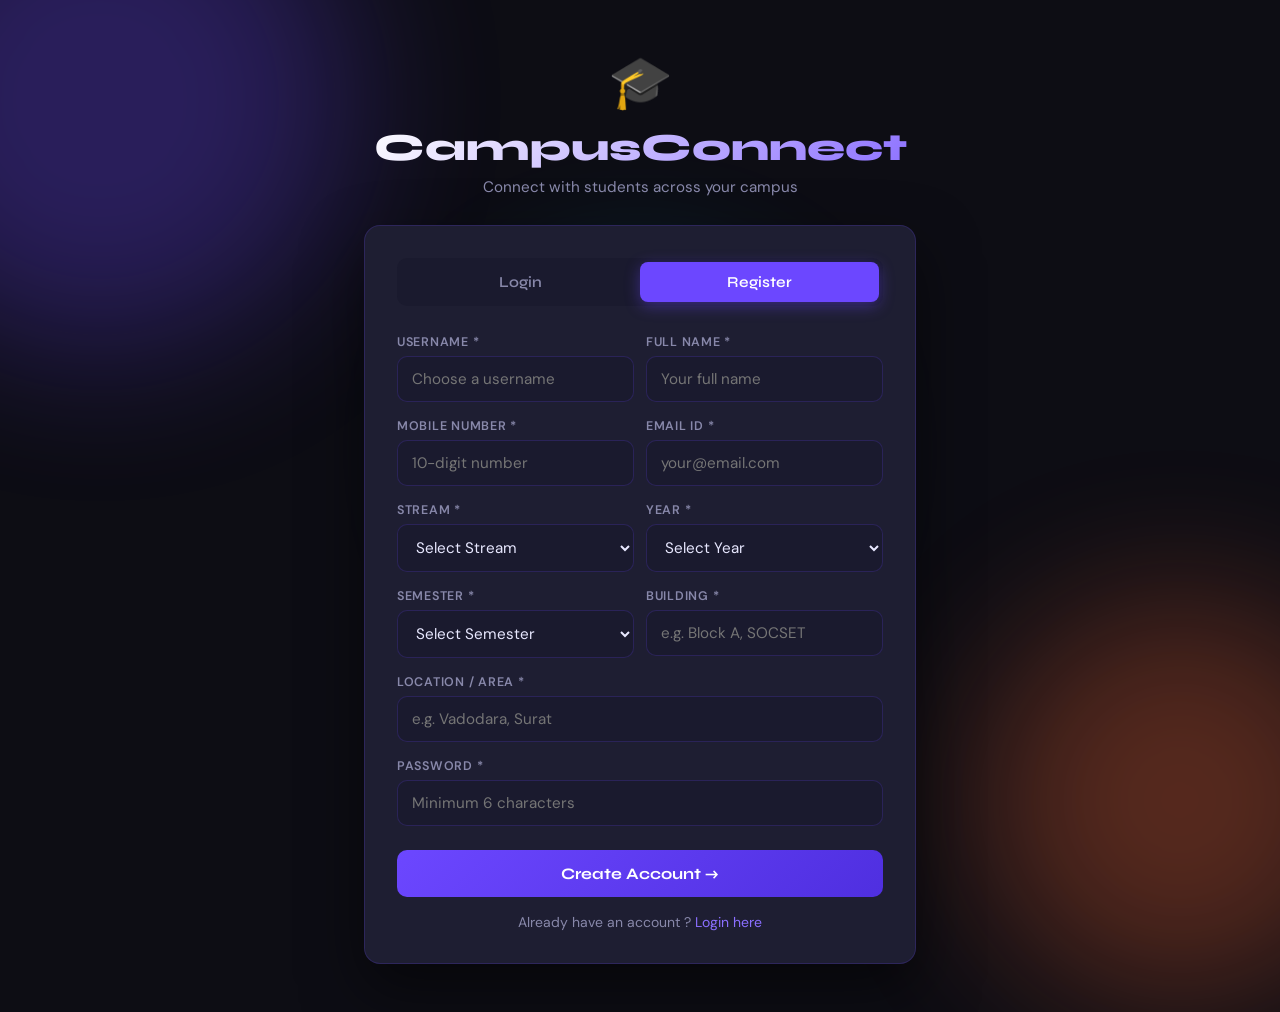
<file: frontend/index.html>
<!DOCTYPE html>
<html lang="en">
<head>
  <meta charset="UTF-8"/>
  <meta name="viewport" content="width=device-width, initial-scale=1.0"/>
  <title>CampusConnect — Login</title>
  <link rel="stylesheet" href="css/style.css"/>
  <link href="https://fonts.googleapis.com/css2?family=Syne:wght@400;600;700;800&family=DM+Sans:wght@300;400;500&display=swap" rel="stylesheet"/>
</head>
<body class="auth-page">

  <div class="auth-bg">
    <div class="blob blob1"></div>
    <div class="blob blob2"></div>
    <div class="blob blob3"></div>
  </div>

  <div class="auth-container">
    <div class="auth-brand">
      <div class="brand-icon">🎓</div>
      <h1>CampusConnect</h1>
      <p>Connect with students across your campus</p>
    </div>

    <div class="auth-card">
      <div class="auth-tabs">
        <button class="tab-btn" onclick="showTab('login')">Login</button>
        <button class="tab-btn active" onclick="showTab('register')">Register</button>
      </div>

      <!-- LOGIN -->
      <div id="login-tab" class="tab-content">
        <div class="form-group">
          <label>Username</label>
          <input type="text" id="login-username" placeholder="Enter Your Username"/>
        </div>
        <div class="form-group">
          <label>Password</label>
          <input type="password" id="login-password" placeholder="Enter Your Password"/>
        </div>
        <div id="login-error" class="error-msg"></div>
        <button class="btn-primary" id="login-btn" onclick="loginUser()">Login →</button>
        <p class="switch-text" style="margin-top:10px;">
          <a onclick="showTab('forgot')" style="color:var(--text-muted);font-size:0.85rem;">Forgot Password?</a>
        </p>
        <p class="switch-text">Don't have an account? <a onclick="showTab('register')">Register here</a></p>
      </div>

      <!-- FORGOT PASSWORD -->
      <div id="forgot-tab" class="tab-content">
        <h3 style="margin-bottom:16px;color:var(--text);">🔑 Forgot Password</h3>
        <div class="form-group">
          <label>Username</label>
          <input type="text" id="forgot-username" placeholder="Enter your username"/>
        </div>
        <div class="form-group">
          <label>Registered Mobile Number</label>
          <input type="tel" id="forgot-mobile" placeholder="10-digit number" maxlength="10"/>
        </div>
        <div id="forgot-error" class="error-msg"></div>
        <div id="forgot-success" class="success-msg"></div>
        <button class="btn-primary" id="forgot-btn" onclick="recoverPassword()">Recover Password →</button>
        <p class="switch-text">Remember password? <a onclick="showTab('login')">Login here</a></p>
      </div>

      <!-- REGISTER -->
      <div id="register-tab" class="tab-content active">
        <div class="form-row">
          <div class="form-group">
            <label>Username *</label>
            <input type="text" id="reg-username" placeholder="Choose a username"/>
          </div>
          <div class="form-group">
            <label>Full Name *</label>
            <input type="text" id="reg-fullname" placeholder="Your full name"/>
          </div>
        </div>
        <div class="form-row">
          <div class="form-group">
            <label>Mobile Number *</label>
            <input type="tel" id="reg-mobile" placeholder="10-digit number" maxlength="10"/>
          </div>
          <div class="form-group">
            <label>Email ID *</label>
            <input type="email" id="reg-email" placeholder="your@email.com"/>
          </div>
        </div>
        <div class="form-row">
          <div class="form-group">
            <label>Stream *</label>
            <select id="reg-stream">
              <option value="">Select Stream</option>
              <option>B.Tech - CS - Core</option>
              <option>B.Tech - CS - AI</option>
              <option>B.Tech - IT</option>
              <option>B.Tech - EC</option>
              <option>B.Tech - ME</option>
              <option>B.Tech - Civil</option>
              <option>BCA</option>
              <option>MCA</option>
              <option>MBA</option>
              <option>B.Com</option>
              <option>B.Sc</option>
              <option>Other</option>
            </select>
          </div>
          <div class="form-group">
            <label>Year *</label>
            <select id="reg-year">
              <option value="">Select Year</option>
              <option>1st Year</option>
              <option>2nd Year</option>
              <option>3rd Year</option>
              <option>4th Year</option>
            </select>
          </div>
        </div>
        <div class="form-row">
          <div class="form-group">
            <label>Semester *</label>
            <select id="reg-semester">
              <option value="">Select Semester</option>
              <option>Sem 1</option><option>Sem 2</option><option>Sem 3</option>
              <option>Sem 4</option><option>Sem 5</option><option>Sem 6</option>
              <option>Sem 7</option><option>Sem 8</option>
            </select>
          </div>
          <div class="form-group">
            <label>Building *</label>
            <input type="text" id="reg-building" placeholder="e.g. Block A, SOCSET"/>
          </div>
        </div>
        <div class="form-group">
          <label>Location / Area *</label>
          <input type="text" id="reg-location" placeholder="e.g. Vadodara, Surat"/>
        </div>
        <div class="form-group">
          <label>Password *</label>
          <input type="password" id="reg-password" placeholder="Minimum 6 characters"/>
        </div>
        <div id="reg-error" class="error-msg"></div>
        <button class="btn-primary" id="reg-btn" onclick="registerUser()">Create Account →</button>
        <p class="switch-text">Already have an account ? <a onclick="showTab('login')">Login here</a></p>
      </div>
    </div>
  </div>

  <script src="js/auth.js"></script>
</body>
</html>
</file>
<file: frontend/css/style.css>
:root {
  --primary: #6c47ff;
  --primary-light: #8b6fff;
  --primary-dark: #4f2fe0;
  --accent: #ff6b35;
  --bg: #0d0d14;
  --bg2: #13131f;
  --bg3: #1a1a2e;
  --card: #1e1e32;
  --card2: #252540;
  --border: rgba(108, 71, 255, 0.2);
  --text: #e8e8ff;
  --text-muted: #8888aa;
  --success: #22c55e;
  --error: #ef4444;
  --font-head: 'Syne', sans-serif;
  --font-body: 'DM Sans', sans-serif;
  --radius: 16px;
  --radius-sm: 10px;
}

* { margin: 0; padding: 0; box-sizing: border-box; }

body {
  font-family: var(--font-body);
  background: var(--bg);
  color: var(--text);
  min-height: 100vh;
}

a { cursor: pointer; text-decoration: none; color: var(--primary-light); }
a:hover { text-decoration: underline; }

/* AUTH PAGE */
.auth-page {
  display: flex;
  align-items: center;
  justify-content: center;
  min-height: 100vh;
  overflow: hidden;
  position: relative;
}

.auth-bg { position: fixed; inset: 0; z-index: 0; pointer-events: none; }

.blob {
  position: absolute;
  border-radius: 50%;
  filter: blur(80px);
  opacity: 0.3;
  animation: floatBlob 8s ease-in-out infinite alternate;
}
.blob1 { width: 500px; height: 500px; background: #6c47ff; top: -150px; left: -150px; }
.blob2 { width: 400px; height: 400px; background: #ff6b35; bottom: -100px; right: -100px; animation-delay: 3s; }
.blob3 { width: 300px; height: 300px; background: #00d4ff; top: 50%; left: 50%; transform: translate(-50%,-50%); animation-delay: 6s; }

@keyframes floatBlob {
  from { transform: scale(1); }
  to { transform: scale(1.15) translate(15px, 15px); }
}

.auth-container {
  position: relative;
  z-index: 1;
  width: 100%;
  max-width: 600px;
  padding: 24px;
}

.auth-brand { text-align: center; margin-bottom: 28px; }
.brand-icon { font-size: 52px; margin-bottom: 8px; }
.auth-brand h1 {
  font-family: var(--font-head);
  font-size: 2.4rem;
  font-weight: 800;
  background: linear-gradient(135deg, #fff 0%, var(--primary-light) 100%);
  -webkit-background-clip: text;
  -webkit-text-fill-color: transparent;
  background-clip: text;
}
.auth-brand p { color: var(--text-muted); margin-top: 6px; font-size: 0.95rem; }

.auth-card {
  background: var(--card);
  border: 1px solid var(--border);
  border-radius: var(--radius);
  padding: 32px;
  box-shadow: 0 25px 60px rgba(0,0,0,0.5);
}

.auth-tabs {
  display: flex;
  background: var(--bg3);
  border-radius: var(--radius-sm);
  padding: 4px;
  margin-bottom: 28px;
}
.tab-btn {
  flex: 1;
  padding: 11px;
  border: none;
  background: transparent;
  color: var(--text-muted);
  font-family: var(--font-head);
  font-size: 0.95rem;
  font-weight: 600;
  border-radius: 8px;
  cursor: pointer;
  transition: all 0.25s;
}
.tab-btn.active {
  background: var(--primary);
  color: #fff;
  box-shadow: 0 4px 15px rgba(108,71,255,0.4);
}

.tab-content { display: none; }
.tab-content.active { display: block; animation: fadeIn 0.3s ease; }

@keyframes fadeIn { from { opacity:0; transform:translateY(8px); } to { opacity:1; transform:translateY(0); } }

.form-group { margin-bottom: 16px; position: relative; }
.form-row { display: grid; grid-template-columns: 1fr 1fr; gap: 12px; }

label {
  display: block;
  font-size: 0.78rem;
  font-weight: 600;
  color: var(--text-muted);
  margin-bottom: 6px;
  text-transform: uppercase;
  letter-spacing: 0.06em;
}

input, select, textarea {
  width: 100%;
  background: var(--bg3);
  border: 1px solid var(--border);
  border-radius: var(--radius-sm);
  padding: 12px 14px;
  color: var(--text);
  font-family: var(--font-body);
  font-size: 0.95rem;
  transition: border-color 0.2s, box-shadow 0.2s;
  outline: none;
}
input:focus, select:focus, textarea:focus {
  border-color: var(--primary);
  box-shadow: 0 0 0 3px rgba(108,71,255,0.2);
}
select option { background: var(--bg2); }
textarea { resize: vertical; }

.char-count {
  position: absolute;
  right: 10px;
  bottom: -18px;
  font-size: 0.72rem;
  color: var(--text-muted);
}

.btn-primary {
  width: 100%;
  padding: 14px;
  background: linear-gradient(135deg, var(--primary), var(--primary-dark));
  color: #fff;
  border: none;
  border-radius: var(--radius-sm);
  font-family: var(--font-head);
  font-size: 1rem;
  font-weight: 700;
  cursor: pointer;
  transition: transform 0.2s, box-shadow 0.2s;
  margin-top: 8px;
}
.btn-primary:hover { transform: translateY(-2px); box-shadow: 0 8px 25px rgba(108,71,255,0.5); }
.btn-primary:active { transform: translateY(0); }
.btn-primary:disabled { opacity: 0.6; cursor: not-allowed; transform: none; }

.switch-text { text-align: center; color: var(--text-muted); font-size: 0.875rem; margin-top: 16px; }

.error-msg {
  color: var(--error);
  font-size: 0.85rem;
  margin-bottom: 10px;
  padding: 10px 14px;
  background: rgba(239,68,68,0.1);
  border: 1px solid rgba(239,68,68,0.2);
  border-radius: 8px;
  display: none;
}
.error-msg.show { display: block; }

.success-msg {
  color: var(--success);
  font-size: 0.85rem;
  margin-bottom: 10px;
  padding: 10px 14px;
  background: rgba(34,197,94,0.1);
  border: 1px solid rgba(34,197,94,0.2);
  border-radius: 8px;
  display: none;
}
.success-msg.show { display: block; }

/* NAVBAR */
.navbar {
  background: rgba(30,30,50,0.95);
  border-bottom: 1px solid var(--border);
  padding: 0 32px;
  height: 64px;
  display: flex;
  align-items: center;
  gap: 20px;
  position: sticky;
  top: 0;
  z-index: 100;
  backdrop-filter: blur(20px);
}
.nav-brand {
  font-family: var(--font-head);
  font-size: 1.2rem;
  font-weight: 800;
  background: linear-gradient(135deg, #fff, var(--primary-light));
  -webkit-background-clip: text;
  -webkit-text-fill-color: transparent;
  background-clip: text;
  white-space: nowrap;
}
.nav-links { display: flex; gap: 4px; flex: 1; flex-wrap: wrap; align-items: center; }
.nav-link {
  padding: 8px 14px;
  border-radius: 8px;
  color: var(--text-muted);
  font-weight: 500;
  font-size: 0.88rem;
  transition: all 0.2s;
  text-decoration: none;
  white-space: nowrap;
}
.nav-link:hover, .nav-link.active {
  background: rgba(108,71,255,0.15);
  color: var(--primary-light);
  text-decoration: none;
}
.nav-saved-btn {
  padding: 8px 14px;
  border-radius: 8px;
  background: transparent;
  border: none;
  color: var(--text-muted);
  font-weight: 500;
  font-size: 0.88rem;
  font-family: var(--font-body);
  cursor: pointer;
  transition: all 0.2s;
  white-space: nowrap;
}
.nav-saved-btn:hover {
  background: rgba(108,71,255,0.15);
  color: var(--primary-light);
}
.nav-user { display: flex; align-items: center; gap: 12px; color: var(--text-muted); font-size: 0.875rem; white-space: nowrap; }
.btn-logout {
  background: rgba(239,68,68,0.1);
  color: #ef4444;
  border: 1px solid rgba(239,68,68,0.2);
  padding: 6px 14px;
  border-radius: 8px;
  cursor: pointer;
  font-size: 0.82rem;
  font-family: var(--font-body);
  transition: all 0.2s;
}
.btn-logout:hover { background: rgba(239,68,68,0.2); }

/* APP CONTAINER */
.app-container { max-width: 1100px; margin: 0 auto; padding: 32px 24px; }
.app-container.app-container-wide { max-width: 1320px; }

.welcome-banner {
  background: linear-gradient(135deg, var(--primary-dark), #2a1a6e);
  border: 1px solid var(--border);
  border-radius: var(--radius);
  padding: 28px 32px;
  display: flex;
  align-items: center;
  justify-content: space-between;
  margin-bottom: 32px;
  overflow: hidden;
  position: relative;
}
.welcome-banner::after { content: '🎓'; position: absolute; right: 150px; font-size: 80px; opacity: 0.08; }
.welcome-banner h2 { font-family: var(--font-head); font-size: 1.6rem; font-weight: 800; }
.welcome-banner p { color: rgba(255,255,255,0.65); margin-top: 4px; font-size: 0.9rem; }

.btn-post-now {
  background: var(--accent);
  color: #fff;
  padding: 12px 24px;
  border-radius: var(--radius-sm);
  font-family: var(--font-head);
  font-weight: 700;
  font-size: 0.9rem;
  text-decoration: none;
  white-space: nowrap;
  transition: all 0.2s;
  box-shadow: 0 4px 15px rgba(255,107,53,0.35);
  flex-shrink: 0;
}
.btn-post-now:hover { transform: translateY(-2px); text-decoration: none; box-shadow: 0 6px 20px rgba(255,107,53,0.5); }

.section-title {
  font-family: var(--font-head);
  font-size: 0.85rem;
  font-weight: 700;
  color: var(--text-muted);
  text-transform: uppercase;
  letter-spacing: 0.1em;
  margin-bottom: 14px;
  margin-top: 8px;
}

.topic-chips { display: flex; flex-wrap: wrap; gap: 8px; margin-bottom: 32px; }
.chip {
  padding: 8px 16px;
  background: var(--card);
  border: 1px solid var(--border);
  border-radius: 100px;
  color: var(--text-muted);
  font-size: 0.85rem;
  font-family: var(--font-body);
  cursor: pointer;
  transition: all 0.2s;
}
.chip:hover, .chip.active {
  background: var(--primary);
  border-color: var(--primary);
  color: #fff;
  box-shadow: 0 4px 12px rgba(108,71,255,0.35);
}

.suggestions-grid { display: grid; grid-template-columns: repeat(auto-fill, minmax(240px, 1fr)); gap: 14px; margin-bottom: 32px; }
.suggestion-card {
  background: var(--card);
  border: 1px solid var(--border);
  border-radius: var(--radius);
  padding: 18px;
  transition: transform 0.2s, box-shadow 0.2s;
}
.suggestion-card:hover { transform: translateY(-3px); box-shadow: 0 10px 30px rgba(108,71,255,0.15); }
.suggestion-tag { font-size: 0.7rem; font-weight: 700; text-transform: uppercase; letter-spacing: 0.08em; color: var(--primary-light); margin-bottom: 8px; }
.suggestion-text { font-size: 0.88rem; color: var(--text-muted); line-height: 1.5; }

.posts-feed { display: flex; flex-direction: column; gap: 16px; }
.post-card {
  background: var(--card);
  border: 1px solid var(--border);
  border-radius: var(--radius);
  padding: 24px;
  transition: border-color 0.2s, box-shadow 0.2s;
  animation: fadeIn 0.3s ease;
}
.post-card:hover { border-color: rgba(108,71,255,0.4); box-shadow: 0 8px 25px rgba(108,71,255,0.1); }
.post-card-header { display: flex; align-items: flex-start; justify-content: space-between; gap: 12px; margin-bottom: 12px; }
.post-topic-badge {
  padding: 4px 12px;
  background: rgba(108,71,255,0.15);
  border: 1px solid rgba(108,71,255,0.3);
  border-radius: 100px;
  font-size: 0.74rem;
  font-weight: 700;
  color: var(--primary-light);
  white-space: nowrap;
}
.post-title { font-family: var(--font-head); font-size: 1.05rem; font-weight: 700; margin-bottom: 8px; }
.post-desc { color: var(--text-muted); font-size: 0.9rem; line-height: 1.6; margin-bottom: 16px; }
.post-footer { display: flex; align-items: center; justify-content: space-between; padding-top: 14px; border-top: 1px solid var(--border); flex-wrap: wrap; gap: 10px; }
.post-author { font-size: 0.82rem; color: var(--text-muted); }
.post-author span { color: var(--primary-light); font-weight: 600; }
.post-meta { font-size: 0.78rem; color: var(--text-muted); }
.post-contact-btn {
  background: rgba(108,71,255,0.15);
  border: 1px solid rgba(108,71,255,0.3);
  color: var(--primary-light);
  padding: 6px 14px;
  border-radius: 8px;
  font-size: 0.82rem;
  font-weight: 600;
  cursor: pointer;
  font-family: var(--font-body);
  transition: all 0.2s;
}
.post-contact-btn:hover { background: var(--primary); color: #fff; border-color: var(--primary); }

.empty-state { text-align: center; padding: 60px 20px; color: var(--text-muted); font-size: 0.95rem; }

/* POST PAGE */
.post-page-layout { display: grid; grid-template-columns: 1fr 300px; gap: 24px; align-items: start; }
.post-form-card { background: var(--card); border: 1px solid var(--border); border-radius: var(--radius); padding: 32px; }
.post-form-title { font-family: var(--font-head); font-size: 1.4rem; font-weight: 800; margin-bottom: 4px; }
.post-form-sub { color: var(--text-muted); font-size: 0.88rem; margin-bottom: 28px; }

.topic-grid { display: grid; grid-template-columns: repeat(5, 1fr); gap: 8px; margin-bottom: 8px; }
.topic-tile {
  background: var(--bg3);
  border: 2px solid var(--border);
  border-radius: var(--radius-sm);
  padding: 12px 6px;
  text-align: center;
  font-size: 0.75rem;
  font-weight: 500;
  cursor: pointer;
  transition: all 0.2s;
  line-height: 1.4;
  color: var(--text-muted);
}
.topic-tile:hover { border-color: var(--primary); color: var(--text); background: rgba(108,71,255,0.1); }
.topic-tile.selected { background: var(--primary); border-color: var(--primary); color: #fff; box-shadow: 0 4px 12px rgba(108,71,255,0.4); }

.tips-sidebar { display: flex; flex-direction: column; gap: 16px; }
.tips-card { background: var(--card); border: 1px solid var(--border); border-radius: var(--radius); padding: 22px; }
.tips-card h3 { font-family: var(--font-head); font-size: 0.95rem; font-weight: 700; margin-bottom: 14px; }
.tips-card ul { list-style: none; display: flex; flex-direction: column; gap: 10px; }
.tips-card ul li { font-size: 0.85rem; color: var(--text-muted); padding-left: 16px; position: relative; line-height: 1.5; }
.tips-card ul li::before { content: '→'; position: absolute; left: 0; color: var(--primary-light); }

/* MODAL */
.modal-overlay {
  position: fixed; inset: 0;
  background: rgba(0,0,0,0.75);
  z-index: 1000;
  display: flex; align-items: center; justify-content: center;
  backdrop-filter: blur(4px);
  animation: fadeIn 0.2s ease;
}
.modal-card {
  background: var(--card);
  border: 1px solid var(--border);
  border-radius: var(--radius);
  padding: 32px;
  max-width: 440px;
  width: 90%;
  box-shadow: 0 25px 60px rgba(0,0,0,0.5);
}
.modal-card h3 { font-family: var(--font-head); font-size: 1.15rem; margin-bottom: 18px; }
.modal-info { margin-bottom: 10px; color: var(--text-muted); font-size: 0.9rem; line-height: 1.5; }
.modal-info strong { color: var(--text); }
.modal-close {
  width: 100%; margin-top: 20px; padding: 12px;
  background: var(--bg3); border: 1px solid var(--border);
  border-radius: var(--radius-sm); color: var(--text);
  font-family: var(--font-head); font-weight: 600; cursor: pointer; transition: all 0.2s;
}
.modal-close:hover { background: var(--primary); border-color: var(--primary); }

@media (max-width: 768px) {
  .post-page-layout { grid-template-columns: 1fr; }
  .form-row { grid-template-columns: 1fr; }
  .topic-grid { grid-template-columns: repeat(3, 1fr); }
  .navbar { padding: 0 16px; gap: 10px; }
  .welcome-banner { flex-direction: column; align-items: flex-start; gap: 16px; }
  .nav-links { gap: 2px; }
}

/* ============================
   NEW FEATURES CSS
   ============================ */

/* Auth page scroll fix */
.auth-page {
  overflow-y: auto !important;
  align-items: flex-start !important;
  padding: 24px 0;
}

/* Chip count badge — styled as a "new activity" indicator, not just a
   plain tally, so a growing number reads as "something new happened" */
.chip-count {
  display: none;
  background: linear-gradient(135deg, #ff6b6b, #ee4d4d);
  color: #fff;
  border-radius: 50%;
  width: 20px;
  height: 20px;
  font-size: 0.7rem;
  font-weight: 700;
  align-items: center;
  justify-content: center;
  margin-left: 4px;
  box-shadow: 0 0 0 rgba(238,77,77,0.5);
}
@keyframes chipPulse {
  0%   { transform: scale(1);   box-shadow: 0 0 0 0 rgba(238,77,77,0.6); }
  40%  { transform: scale(1.35); box-shadow: 0 0 0 6px rgba(238,77,77,0); }
  100% { transform: scale(1);   box-shadow: 0 0 0 0 rgba(238,77,77,0); }
}
.chip-count-pulse { animation: chipPulse 0.7s ease-out; }

/* Scroll buttons */
.scroll-btns {
  position: fixed;
  bottom: 24px;
  left: 50%;
  transform: translateX(-50%);
  display: flex;
  flex-direction: row;
  gap: 10px;
  z-index: 999;
}
.scroll-btn {
  width: 40px;
  height: 40px;
  border-radius: 50%;
  background: var(--primary);
  color: white;
  border: none;
  cursor: pointer;
  font-size: 1rem;
  box-shadow: 0 4px 12px rgba(108,71,255,0.4);
  transition: all 0.2s;
}
.scroll-btn:hover { background: var(--primary-dark); transform: scale(1.1); }

/* Post read/unread/interested states */
.post-unread { border-left: 3px solid var(--primary) !important; }
.post-read { opacity: 0.75; border-left: 3px solid var(--text-muted) !important; }
.post-interested { border-left: 3px solid gold !important; background: rgba(255,215,0,0.04) !important; }

/* Newly-arrived post highlight (item 5) — a soft glowing border + a small
   "New" ribbon so a fresh post stands out at a glance instead of just
   blending into the feed like every other card. */
.post-new {
  border-color: rgba(255,107,107,0.55) !important;
  box-shadow: 0 0 0 1px rgba(255,107,107,0.25), 0 8px 25px rgba(255,107,107,0.15) !important;
  animation: newPostGlow 2s ease-in-out 2;
}
@keyframes newPostGlow {
  0%, 100% { box-shadow: 0 0 0 1px rgba(255,107,107,0.25), 0 8px 25px rgba(255,107,107,0.15); }
  50%      { box-shadow: 0 0 0 2px rgba(255,107,107,0.5), 0 8px 30px rgba(255,107,107,0.3); }
}
.new-post-badge {
  display: inline-flex;
  align-items: center;
  gap: 4px;
  background: linear-gradient(135deg, #ff6b6b, #ee4d4d);
  color: #fff;
  font-size: 0.68rem;
  font-weight: 800;
  letter-spacing: 0.04em;
  padding: 3px 10px;
  border-radius: 100px;
  box-shadow: 0 0 10px rgba(255,107,107,0.5);
}

/* Post expiry badge */
.post-expiry {
  font-size: 0.72rem;
  color: var(--accent);
  background: rgba(255,107,53,0.12);
  padding: 2px 8px;
  border-radius: 20px;
}

/* Post action buttons */
.post-actions {
  display: flex;
  gap: 6px;
  flex-wrap: wrap;
  align-items: center;
}
.post-action-btn {
  padding: 5px 12px;
  border-radius: 20px;
  border: 1px solid var(--border);
  background: var(--bg3);
  color: var(--text);
  font-size: 0.78rem;
  cursor: pointer;
  transition: all 0.2s;
}
.post-action-btn:hover { background: var(--card2); }
.btn-read { border-color: var(--success); color: var(--success); }
.btn-unread { border-color: var(--text-muted); color: var(--text-muted); }
.btn-interested-active { border-color: gold; color: gold; background: rgba(255,215,0,0.08); }
.btn-interested { border-color: var(--text-muted); color: var(--text-muted); }
.btn-comment { border-color: var(--primary-light); color: var(--primary-light); }

/* Contact options */
.contact-options {
  display: grid;
  grid-template-columns: repeat(2, 1fr);
  gap: 10px;
  margin-top: 8px;
}
.contact-option {
  background: var(--bg3);
  border: 2px solid var(--border);
  border-radius: 12px;
  padding: 12px;
  cursor: pointer;
  transition: all 0.2s;
  text-align: center;
}
.contact-option:hover { border-color: var(--primary); }
.contact-option.selected { border-color: var(--primary); background: rgba(108,71,255,0.12); }
.contact-icon { font-size: 1.4rem; margin-bottom: 4px; }
.contact-label { font-weight: 600; font-size: 0.85rem; }
.contact-sub { font-size: 0.72rem; color: var(--text-muted); margin-top: 2px; }

/* Expiry options */
.expiry-options {
  display: flex;
  gap: 8px;
  flex-wrap: wrap;
  margin-top: 8px;
}
.expiry-option {
  background: var(--bg3);
  border: 2px solid var(--border);
  border-radius: 10px;
  padding: 10px 14px;
  cursor: pointer;
  text-align: center;
  font-size: 0.82rem;
  font-weight: 600;
  transition: all 0.2s;
  min-width: 60px;
}
.expiry-option:hover { border-color: var(--primary); }
.expiry-option.selected { border-color: var(--primary); background: rgba(108,71,255,0.15); color: var(--primary-light); }

/* Modal improvements */
.modal-overlay {
  display: flex;
  align-items: center;
  justify-content: center;
}

/* ============================
   PROFILE PAGE CSS
   ============================ */

.profile-nav-link {
  color: var(--text);
  text-decoration: none;
  font-weight: 600;
  padding: 6px 12px;
  border-radius: 20px;
  background: var(--bg3);
  border: 1px solid var(--border);
  transition: all 0.2s;
}
.profile-nav-link:hover { border-color: var(--primary); color: var(--primary-light); }

.btn-profile-link {
  padding: 10px 20px;
  border-radius: 12px;
  background: var(--bg3);
  border: 1px solid var(--border);
  color: var(--text);
  font-weight: 600;
  cursor: pointer;
  text-decoration: none;
  font-size: 0.9rem;
  transition: all 0.2s;
}
.btn-profile-link:hover { border-color: var(--primary); color: var(--primary-light); }

/* Profile Hero */
.profile-hero {
  background: linear-gradient(135deg, var(--primary-dark) 0%, var(--bg2) 100%);
  border-radius: 20px;
  padding: 32px;
  display: flex;
  align-items: center;
  gap: 24px;
  margin-bottom: 24px;
  border: 1px solid var(--border);
  flex-wrap: wrap;
}
.profile-avatar {
  width: 80px;
  height: 80px;
  border-radius: 50%;
  background: var(--primary);
  color: white;
  display: flex;
  align-items: center;
  justify-content: center;
  font-size: 2rem;
  font-weight: 800;
  font-family: var(--font-head);
  flex-shrink: 0;
  box-shadow: 0 4px 20px rgba(108,71,255,0.4);
}
.profile-hero-info { flex: 1; min-width: 200px; }
.profile-hero-info h1 { font-size: 1.8rem; font-family: var(--font-head); color: var(--text); margin: 0 0 4px; }
.profile-hero-info p { color: var(--text-muted); margin: 0 0 12px; }
.profile-badges { display: flex; gap: 8px; flex-wrap: wrap; }
.profile-badge {
  background: rgba(108,71,255,0.2);
  border: 1px solid var(--primary);
  color: var(--primary-light);
  padding: 4px 12px;
  border-radius: 20px;
  font-size: 0.8rem;
  font-weight: 600;
}
.profile-stats {
  display: flex;
  gap: 16px;
  flex-wrap: wrap;
}
.stat-box {
  background: var(--bg3);
  border: 1px solid var(--border);
  border-radius: 12px;
  padding: 16px 24px;
  text-align: center;
  min-width: 80px;
}
.stat-num { font-size: 1.8rem; font-weight: 800; font-family: var(--font-head); color: var(--primary-light); }
.stat-label { font-size: 0.78rem; color: var(--text-muted); margin-top: 4px; }

/* Profile Grid */
.profile-grid {
  display: grid;
  grid-template-columns: repeat(auto-fit, minmax(280px, 1fr));
  gap: 16px;
  margin-bottom: 8px;
}
.profile-card {
  background: var(--card);
  border: 1px solid var(--border);
  border-radius: 16px;
  padding: 20px;
}
.profile-card-title {
  font-weight: 700;
  font-size: 1rem;
  color: var(--text);
  margin-bottom: 16px;
  padding-bottom: 10px;
  border-bottom: 1px solid var(--border);
  font-family: var(--font-head);
}
.profile-detail-row {
  display: flex;
  justify-content: space-between;
  align-items: center;
  padding: 8px 0;
  border-bottom: 1px solid rgba(255,255,255,0.04);
  gap: 12px;
}
.profile-detail-row:last-child { border-bottom: none; }
.detail-label { color: var(--text-muted); font-size: 0.85rem; flex-shrink: 0; }
.detail-val { color: var(--text); font-weight: 500; font-size: 0.9rem; text-align: right; word-break: break-all; }

/* ============================
   ADMIN PANEL CSS
   ============================ */

.admin-nav-badge {
  display: inline-flex;
  align-items: center;
  gap: 5px;
  font-size: 0.72rem;
  padding: 4px 12px;
  border-radius: 20px;
  font-weight: 700;
  margin-left: 10px;
  vertical-align: middle;
  white-space: nowrap;
  letter-spacing: 0.02em;
  /* .nav-brand (the parent) paints its text transparent to show a gradient
     fill. That -webkit-text-fill-color inherits into this badge too, which
     made the "SUPER ADMIN" / "ADMIN" label invisible — only its colored
     pill background showed, looking like a stray line until you selected
     the text. Reset both properties here so the badge's own solid color renders. */
  -webkit-text-fill-color: initial;
  background-clip: initial;
  -webkit-background-clip: initial;
}
.admin-nav-badge:empty { display: none; }
.superadmin-badge {
  background: linear-gradient(135deg, #fbbf24, #d97706);
  color: #1a1206;
  box-shadow: 0 0 16px rgba(245,158,11,0.45), inset 0 1px 0 rgba(255,255,255,0.3);
}
.admin-badge {
  background: linear-gradient(135deg, var(--primary), var(--primary-dark));
  color: #fff;
  box-shadow: 0 0 14px rgba(108,71,255,0.4), inset 0 1px 0 rgba(255,255,255,0.2);
}
.user-badge { background: var(--bg3); color: var(--text-muted); border: 1px solid var(--border); }

/* ── ADMIN TREE — connector lines showing who created whom ── */
.tree-wrap { padding: 4px 4px 4px 0; }
.tree-root {
  padding: 12px 16px;
  background: linear-gradient(135deg,rgba(245,158,11,0.1),rgba(217,119,6,0.05));
  border: 1px solid rgba(245,158,11,0.3);
  border-radius: 12px;
  margin-bottom: 4px;
  display: inline-block;
}
.tree-children {
  position: relative;
  margin-left: 28px;
  padding-left: 20px;
  border-left: 2px solid rgba(108,71,255,0.35);
}
.tree-children-root { margin-top: 6px; }
.tree-node { position: relative; margin: 14px 0; }
.tree-node:last-child { margin-bottom: 0; }
/* Horizontal branch connecting the vertical parent line to this admin's card */
.tree-connector {
  position: absolute;
  top: 22px;
  left: -20px;
  width: 20px;
  height: 2px;
  background: rgba(108,71,255,0.35);
}
.tree-card {
  padding: 12px;
  background: var(--bg3);
  border: 1px solid var(--border);
  border-radius: 12px;
  position: relative;
}
.tree-node .tree-children { margin-left: 28px; }

.banned-badge { background: rgba(255,68,68,0.15); color: #ff6666; border: 1px solid rgba(255,68,68,0.3); }
.active-badge { background: rgba(34,197,94,0.1); color: #4ade80; border: 1px solid rgba(34,197,94,0.3); }

.admin-header {
  display: flex;
  align-items: center;
  justify-content: space-between;
  margin-bottom: 24px;
  flex-wrap: wrap;
  gap: 12px;
}
.admin-header h1 { font-family: var(--font-head); font-size: 1.8rem; color: var(--text); margin: 0; }

.admin-stats-grid {
  display: grid;
  grid-template-columns: repeat(auto-fit, minmax(160px, 1fr));
  gap: 14px;
  margin-bottom: 24px;
}
.admin-stat-card {
  background: var(--card);
  border: 1px solid var(--border);
  border-radius: 16px;
  padding: 26px 20px;
  text-align: center;
  transition: all 0.2s;
  cursor: pointer;
}
.admin-stat-card:hover { border-color: var(--primary); transform: translateY(-2px); box-shadow: 0 8px 24px rgba(108,71,255,0.15); }
.admin-stat-icon { font-size: 2.1rem; margin-bottom: 10px; }
.admin-stat-num { font-size: 2.3rem; font-weight: 800; font-family: var(--font-head); color: var(--primary-light); }
.admin-stat-label { font-size: 0.82rem; color: var(--text-muted); margin-top: 6px; }

.admin-card {
  background: var(--card);
  border: 1px solid var(--border);
  border-radius: 16px;
  padding: 20px;
  margin-bottom: 24px;
}

.admin-table {
  width: 100%;
  border-collapse: collapse;
  font-size: 0.9rem;
  min-width: 920px;
}
.admin-table th {
  background: var(--bg3);
  color: var(--text-muted);
  padding: 14px 16px;
  text-align: left;
  font-weight: 600;
  border-bottom: 1px solid var(--border);
  white-space: nowrap;
}
.admin-table th:last-child { text-align: center; }
.admin-table td {
  padding: 14px 16px;
  border-bottom: 1px solid rgba(255,255,255,0.04);
  color: var(--text);
  vertical-align: middle;
  white-space: nowrap;
}
.admin-table tr:last-child td { border-bottom: none; }
.admin-table tr:hover td { background: rgba(108,71,255,0.04); }
.admin-table td:last-child { white-space: nowrap; }

.role-badge {
  display: inline-flex;
  align-items: center;
  white-space: nowrap;
  padding: 4px 12px;
  border-radius: 20px;
  font-size: 0.75rem;
  font-weight: 700;
}

.admin-actions-cell {
  display: flex;
  flex-direction: column;
  align-items: center;
  gap: 6px;
}
.admin-actions-label {
  font-size: 0.65rem;
  font-weight: 700;
  letter-spacing: 0.08em;
  color: var(--text-muted);
  text-transform: uppercase;
}
.admin-actions-row {
  display: flex;
  flex-wrap: nowrap;
  gap: 6px;
}

.admin-action-btn {
  padding: 6px 13px;
  border-radius: 8px;
  border: 1px solid var(--border);
  background: var(--bg3);
  color: var(--text);
  font-size: 0.78rem;
  cursor: pointer;
  transition: all 0.2s;
  white-space: nowrap;
  flex-shrink: 0;
}
.promote-btn { border-color: #4ade80; color: #4ade80; }
.promote-btn:hover { background: rgba(74,222,128,0.1); }
.demote-btn { border-color: #fb923c; color: #fb923c; }
.demote-btn:hover { background: rgba(251,146,60,0.1); }
.ban-btn { border-color: #f87171; color: #f87171; }
.ban-btn:hover { background: rgba(248,113,113,0.1); }
.unban-btn { border-color: #4ade80; color: #4ade80; }
.unban-btn:hover { background: rgba(74,222,128,0.1); }
.warn-action-btn { border-color: #fbbf24; color: #fbbf24; }
.warn-action-btn:hover { background: rgba(251,191,36,0.1); }

/* Announcements */
.announcement-card {
  background: linear-gradient(135deg, rgba(108,71,255,0.08), rgba(108,71,255,0.03));
  border: 1px solid var(--primary);
  border-radius: 14px;
  padding: 16px 20px;
  margin-bottom: 12px;
}
.ann-header {
  display: flex;
  align-items: center;
  gap: 10px;
  flex-wrap: wrap;
}
.ann-badge {
  display: inline-block;
  padding: 3px 10px;
  border-radius: 20px;
  font-size: 0.75rem;
  font-weight: 700;
}

/* Notification Bell */
.nav-notif-btn {
  position: relative;
  background: transparent;
  border: none;
  border-radius: 8px;
  padding: 8px 14px;
  color: var(--text-muted);
  cursor: pointer;
  font-size: 0.95rem;
  font-family: var(--font-body);
  transition: all 0.2s;
  white-space: nowrap;
}
.nav-notif-btn:hover { background: rgba(108,71,255,0.15); color: var(--primary-light); }
.notif-badge {
  position: absolute;
  top: -6px; right: -6px;
  background: #ef4444;
  color: white;
  border-radius: 50%;
  min-width: 18px;
  height: 18px;
  font-size: 0.7rem;
  font-weight: 700;
  align-items: center;
  justify-content: center;
  display: inline-flex;
}

/* ============================
   ADMIN PANEL v2 CSS
   ============================ */

.admin-tab-btn {
  padding: 8px 16px;
  border-radius: 10px;
  border: 1px solid var(--border);
  background: var(--bg3);
  color: var(--text-muted);
  font-size: 0.82rem;
  font-weight: 600;
  cursor: pointer;
  transition: all 0.2s;
}
.admin-tab-btn:hover { border-color: var(--primary); color: var(--text); }
.admin-tab-btn.tab-active { background: var(--primary); color: #fff; border-color: var(--primary); }

.perm-grid {
  display: grid;
  grid-template-columns: repeat(auto-fill, minmax(220px, 1fr));
  gap: 10px;
  margin-top: 10px;
}
.perm-checkbox {
  display: flex;
  align-items: center;
  gap: 8px;
  padding: 10px 14px;
  background: var(--bg3);
  border: 1px solid var(--border);
  border-radius: 10px;
  cursor: pointer;
  font-size: 0.85rem;
  transition: all 0.2s;
}
.perm-checkbox:hover { border-color: var(--primary); }
.perm-checkbox input[type="checkbox"] { accent-color: var(--primary); width: 16px; height: 16px; }
.perm-checkbox input:checked + span { color: var(--primary-light); font-weight: 600; }
</file>
